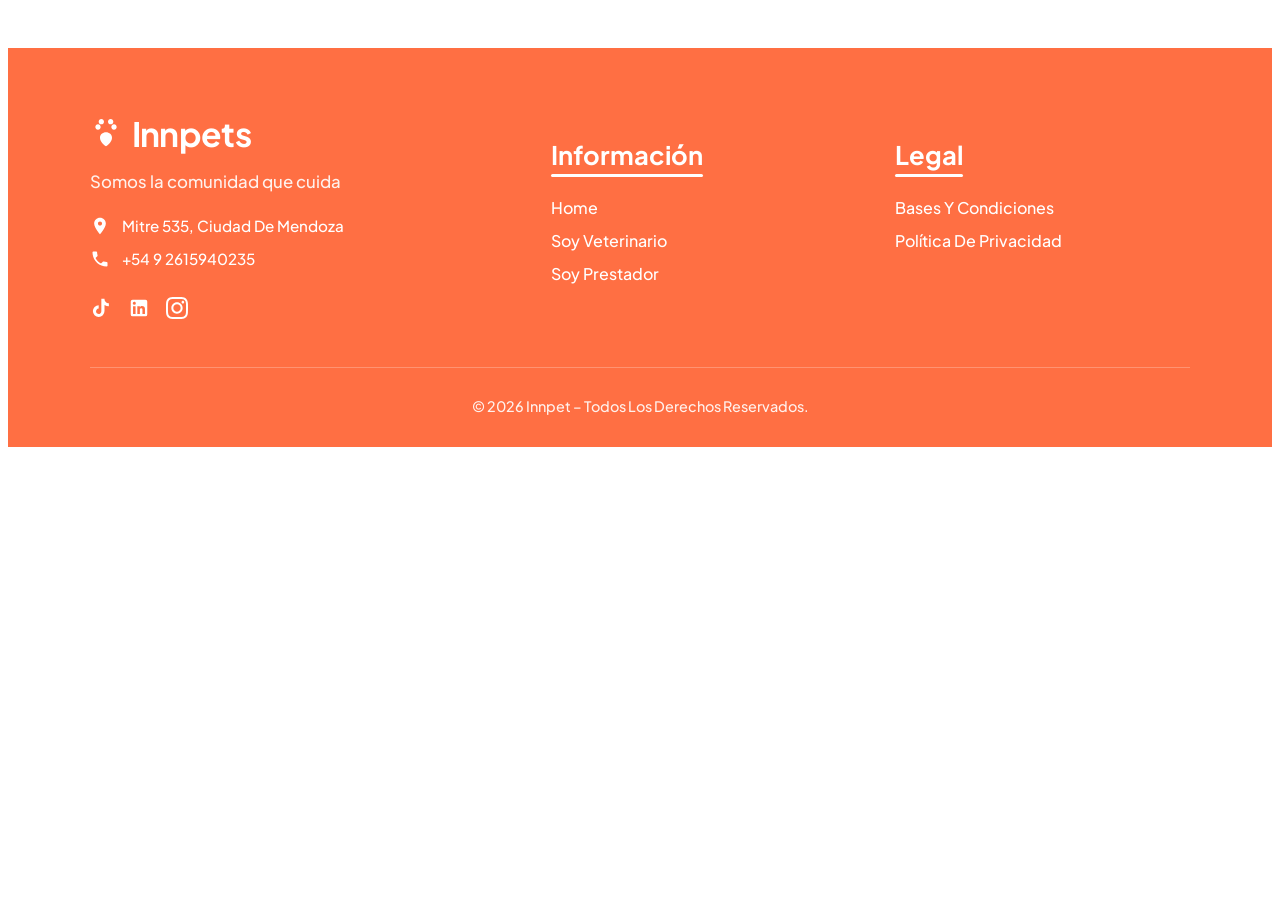
<file: footer.html>
<!DOCTYPE html>
<html lang="es">
<head>
    <meta charset="UTF-8">
    <meta name="viewport" content="width=device-width, initial-scale=1.0">
    <title>Innpets - Footer</title>
    <link href="https://fonts.googleapis.com/css2?family=Plus+Jakarta+Sans:wght@400;500;600;700&display=swap" rel="stylesheet">
    <link rel="stylesheet" href="footer.css">
</head>
<body>

    <footer id="footer-container" class="site-footer">
        <!-- Renderizado dinámico vía JS -->
    </footer>

    <script src="footer.js"></script>
</body>
</html>
</file>
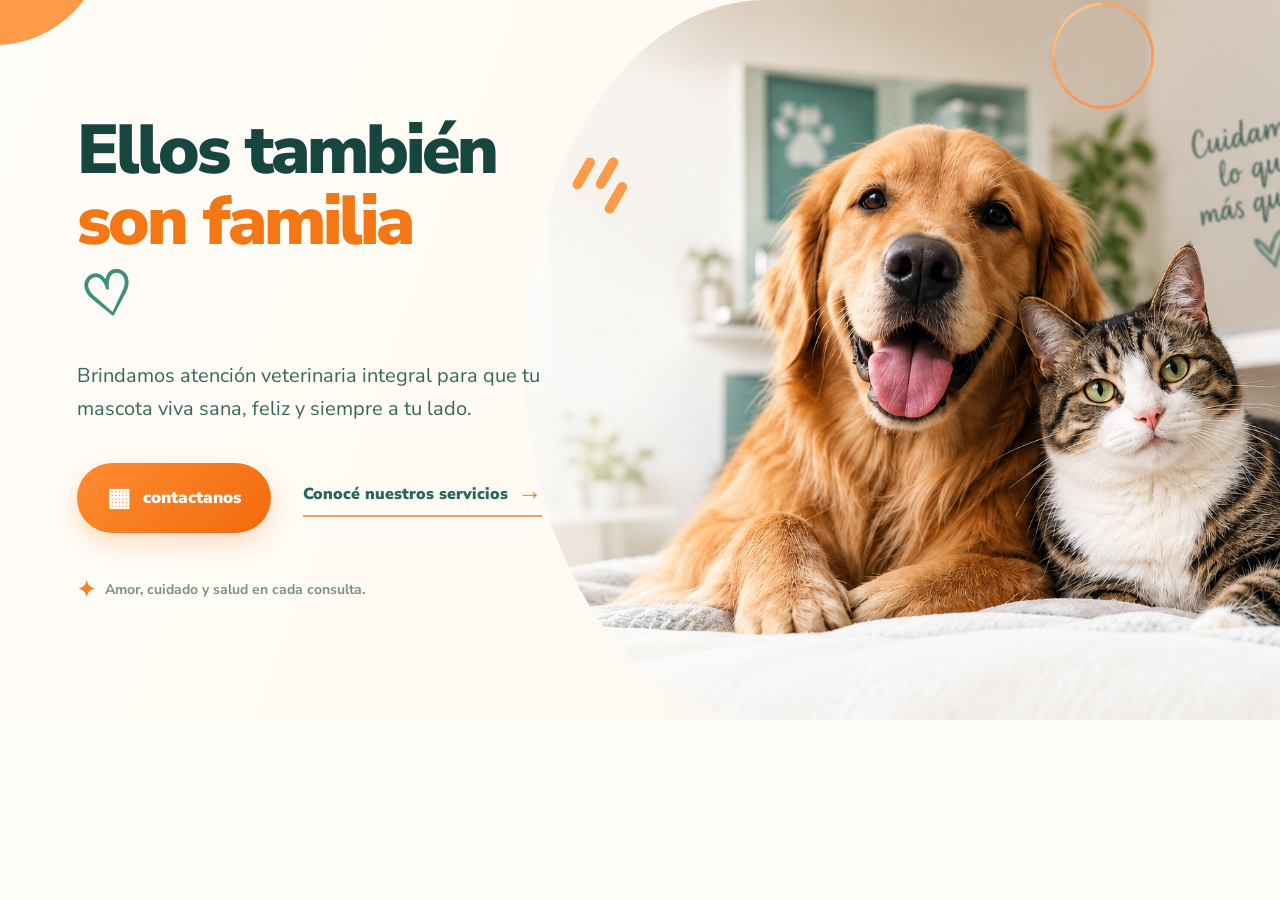
<file: home.html>
<!DOCTYPE html>
<html lang="es">

<head>
    <meta charset="UTF-8">
    <meta name="viewport" content="width=device-width, initial-scale=1.0">

    <title>InnPet | Salud y bienestar animal</title>

    <link rel="stylesheet" href="home.css">

    <link rel="preconnect" href="https://fonts.googleapis.com">
    <link rel="preconnect" href="https://fonts.gstatic.com" crossorigin>

    <link href="https://fonts.googleapis.com/css2?family=Nunito+Sans:wght@400;500;600;700;800;900&display=swap" rel="stylesheet">
</head>

<body>

    <!-- HERO PRINCIPAL -->
    <section class="hero">

        <!-- DECORACIONES -->
        <div class="decoration orange-top"></div>
        <div class="decoration green-top"></div>

        <!-- CONTENIDO -->
        <div class="hero-content">


            <!-- TÍTULO -->
            <h1>
                Ellos también
                <span class="orange-text">son familia</span>
                <span class="heart">♡</span>
            </h1>

            <!-- DESCRIPCIÓN -->
            <p class="hero-description">
                Brindamos atención veterinaria integral
                para que tu mascota viva sana, feliz
                y siempre a tu lado.
            </p>

            <!-- BOTONES -->
            <div class="hero-buttons">

                <a href="#turnos" class="btn-primary">
                    <span class="calendar-icon">▦</span>
                    contactanos 
                </a>

                <a href="#servicios" class="btn-secondary">
                    Conocé nuestros servicios
                    <span>→</span>
                </a>

            </div>

            <!-- TEXTO INFERIOR -->
            <div class="hero-trust">
                <span>✦</span>
                Amor, cuidado y salud en cada consulta.
            </div>

        </div>

        <!-- IMAGEN DE LAS MASCOTAS -->
        <div class="hero-image">

            <img src="imageninnpet.png" alt="Perro y gato de InnPet">

            <div class="image-overlay"></div>

        </div>

        <!-- DETALLES DECORATIVOS -->
        <div class="small-lines">
            <span></span>
            <span></span>
            <span></span>
        </div>

    </section>

</body>
</html>
</file>
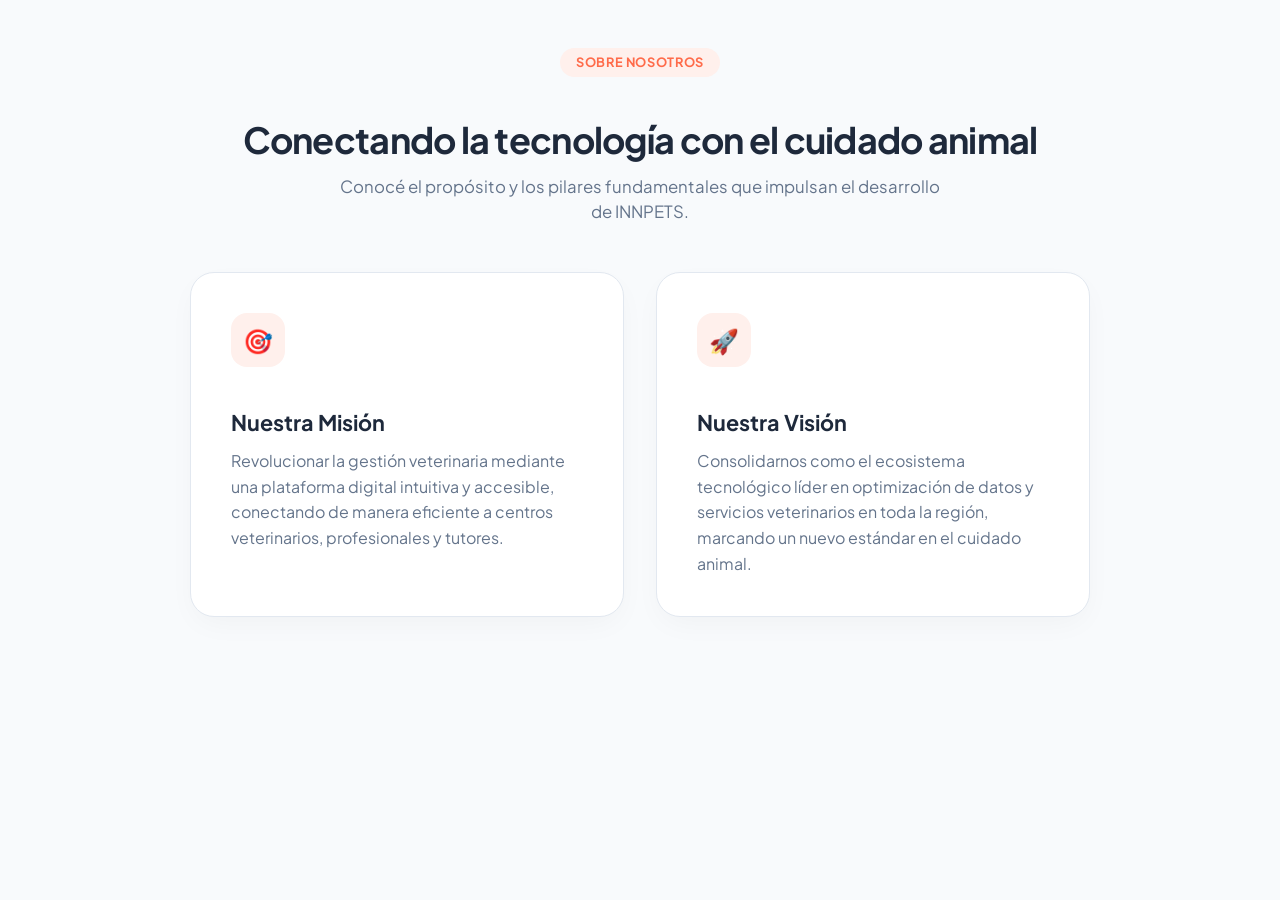
<file: quienes.html>
<!DOCTYPE html>
<html lang="es">
<head>
    <meta charset="UTF-8">
    <meta name="viewport" content="width=device-width, initial-scale=1.0">
    <title>Innpets - Quiénes Somos</title>
    <link href="https://fonts.googleapis.com/css2?family=Plus+Jakarta+Sans:wght@400;500;600;700&display=swap" rel="stylesheet">
    <link rel="stylesheet" href="quienes.css">
</head>
<body>

    <main class="quienes-container">
        <header class="quienes-header">
            <span class="badge-brand">Sobre Nosotros</span>
            <h1>Conectando la tecnología con el cuidado animal</h1>
            <p>Conocé el propósito y los pilares fundamentales que impulsan el desarrollo de INNPETS.</p>
        </header>

        <div id="contenedor-quienes" class="quienes-grid">
            <!-- Renderizado dinámico vía JS -->
        </div>
    </main>

    <script src="quienes.js"></script>
</body>
</html>
</file>
<file: footer.css>
:root {
    --brand-orange: #ff6f43;
    --brand-orange-dark: #e05a30;
    --text-white: #ffffff;
    --text-soft: rgba(255, 255, 255, 0.9);
    --border-soft: rgba(255, 255, 255, 0.25);
}

.site-footer {
    background-color: var(--brand-orange);
    color: var(--text-white);
    font-family: 'Plus Jakarta Sans', sans-serif;
    padding: 4rem 1.5rem 2rem 1.5rem;
    margin-top: 3rem;
}

.footer-wrapper {
    max-width: 1100px;
    margin: 0 auto;
}

.footer-grid {
    display: grid;
    grid-template-columns: 1.4fr 1fr 1fr;
    gap: 3rem;
    padding-bottom: 3rem;
    border-bottom: 1px solid var(--border-soft);
}

/* Columna Marca */
.brand-header {
    display: flex;
    align-items: center;
    gap: 0.6rem;
    margin-bottom: 0.75rem;
}

.brand-header h2 {
    font-size: 2.1rem;
    font-weight: 700;
    letter-spacing: -0.02em;
    margin: 0;
}

.brand-slogan {
    font-size: 1.05rem;
    font-weight: 500;
    margin-bottom: 1.5rem;
    color: var(--text-soft);
}

.contact-info {
    display: flex;
    flex-direction: column;
    gap: 0.8rem;
    margin-bottom: 1.8rem;
}

.contact-item {
    display: flex;
    align-items: center;
    gap: 0.75rem;
    font-size: 0.95rem;
    font-weight: 500;
}

.contact-item svg {
    flex-shrink: 0;
}

.social-links {
    display: flex;
    gap: 1rem;
}

.social-links a {
    color: var(--text-white);
    display: flex;
    align-items: center;
    justify-content: center;
    transition: transform 0.2s ease, opacity 0.2s ease;
}

.social-links a:hover {
    opacity: 0.8;
    transform: translateY(-3px);
}

/* Títulos con subrayado decorativo blanco como en la captura */
.col-title {
    font-size: 1.6rem;
    font-weight: 700;
    margin-bottom: 1.25rem;
    display: inline-block;
    position: relative;
    padding-bottom: 0.4rem;
}

.col-title::after {
    content: '';
    position: absolute;
    left: 0;
    bottom: 0;
    width: 100%;
    height: 3px;
    background-color: var(--text-white);
    border-radius: 2px;
}

.col-links {
    list-style: none;
    padding: 0;
    margin: 0;
    display: flex;
    flex-direction: column;
    gap: 0.75rem;
}

.col-links li a {
    color: var(--text-white);
    text-decoration: none;
    font-size: 1rem;
    font-weight: 500;
    transition: opacity 0.2s ease, transform 0.2s ease;
    display: inline-block;
}

.col-links li a:hover {
    opacity: 0.8;
    transform: translateX(4px);
}

/* Copyright Inferior */
.footer-bottom {
    padding-top: 1.8rem;
    text-align: center;
}

.footer-bottom p {
    font-size: 0.9rem;
    font-weight: 500;
    color: var(--text-soft);
    margin: 0;
}

/* Responsive */
@media (max-width: 850px) {
    .footer-grid {
        grid-template-columns: 1fr;
        gap: 2.5rem;
    }
}
</file>
<file: home.css>
/* ==========================
   CONFIGURACIÓN GENERAL
========================== */

* {
    margin: 0;
    padding: 0;
    box-sizing: border-box;
}

html {
    scroll-behavior: smooth;
}

body {
    font-family: 'Nunito Sans', sans-serif;
    background: #fffdf9;
    overflow-x: hidden;
}


/* ==========================
   HERO PRINCIPAL
========================== */

.hero {
    position: relative;
    min-height: 720px;
    width: 100%;

    display: flex;
    align-items: center;

    overflow: hidden;

    background: linear-gradient(
        110deg,
        #fffdf9 0%,
        #fffaf3 48%,
        #f7f5ed 100%
    );
}


/* ==========================
   CONTENIDO DE TEXTO
========================== */

.hero-content {
    position: relative;
    z-index: 5;

    width: 50%;

    padding-left: 6%;
    padding-right: 2%;

    display: flex;
    flex-direction: column;
    align-items: flex-start;
}


/* ==========================
   HUELLITAS SUPERIORES
========================== */

.hero-tag {
    display: flex;
    align-items: center;
    gap: 12px;

    background: #fff0e2;

    padding: 12px 22px;
    border-radius: 50px;

    margin-bottom: 27px;
}

.paw-top {
    font-size: 25px;
    color: #f47716;
}


/* ==========================
   TÍTULO
========================== */

.hero h1 {
    position: relative;

    font-size: clamp(48px, 5.4vw, 79px);
    line-height: 1.03;

    font-weight: 900;
    letter-spacing: -3px;

    color: #17463f;

    max-width: 650px;
}

.orange-text {
    display: block;
    color: #f47716;
}

.heart {
    display: inline-block;

    color: #408d7b;
    font-size: 0.85em;

    transform: rotate(-12deg);
    margin-left: 5px;
}


/* ==========================
   DESCRIPCIÓN
========================== */

.hero-description {
    max-width: 480px;

    color: #38665f;

    font-size: 20px;
    line-height: 1.65;

    margin-top: 30px;
    margin-bottom: 38px;
}


/* ==========================
   BOTONES
========================== */

.hero-buttons {
    display: flex;
    align-items: center;
    gap: 32px;
    flex-wrap: wrap;
}


/* BOTÓN PRINCIPAL */

.btn-primary {
    display: inline-flex;
    align-items: center;
    justify-content: center;
    gap: 12px;

    background: linear-gradient(
        135deg,
        #ff8b32,
        #f16b0b
    );

    color: white;

    padding: 18px 30px;
    border-radius: 50px;

    text-decoration: none;

    font-size: 17px;
    font-weight: 900;

    box-shadow: 0 9px 25px rgba(241, 107, 11, 0.22);

    transition: all 0.3s ease;
}

.btn-primary:hover {
    transform: translateY(-5px);

    box-shadow: 0 13px 30px rgba(241, 107, 11, 0.35);

    background: #e9680b;
}

.calendar-icon {
    font-size: 25px;
}


/* BOTÓN SECUNDARIO */

.btn-secondary {
    display: inline-flex;
    align-items: center;
    gap: 10px;

    color: #24685c;

    font-size: 16px;
    font-weight: 900;

    text-decoration: none;

    border-bottom: 2px solid #e9a16d;

    padding-bottom: 5px;

    transition: 0.3s;
}

.btn-secondary span {
    color: #f47716;
    font-size: 24px;
}

.btn-secondary:hover {
    color: #f47716;
}


/* ==========================
   TEXTO INFERIOR
========================== */

.hero-trust {
    display: flex;
    align-items: center;
    gap: 10px;

    color: #78918a;

    font-size: 14px;
    font-weight: 700;

    margin-top: 42px;
}

.hero-trust span {
    color: #f58228;
    font-size: 22px;
}


/* ==========================
   IMAGEN
========================== */

.hero-image {
    position: absolute;

    top: 0;
    right: 0;

    width: 59%;
    height: 100%;

    overflow: hidden;

    z-index: 2;

    border-radius: 35% 0 0 35% / 55% 0 0 55%;
}

.hero-image img {
    width: 100%;
    height: 100%;

    object-fit: cover;

    /* Permite mostrar mejor ambas mascotas */
    object-position: 75% center;

    display: block;

    transition: transform 0.7s ease;
}

.hero-image:hover img {
    transform: scale(1.025);
}


/* DEGRADADO DE LA IMAGEN */

.image-overlay {
    position: absolute;
    inset: 0;

    background: linear-gradient(
        90deg,
        rgba(255, 253, 249, 0.3),
        transparent 30%
    );

    pointer-events: none;
}


/* ==========================
   DECORACIONES SUPERIORES
========================== */

.decoration {
    position: absolute;
    pointer-events: none;
    z-index: 1;
}


/* NARANJA SUPERIOR */

.orange-top {
    width: 220px;
    height: 220px;

    background: #ff9b48;

    top: -175px;
    left: -115px;

    border-radius: 50%;
}


/* VERDE SUPERIOR */

.green-top {
    width: 130px;
    height: 130px;

    border: 8px solid #4a9381;

    top: -85px;
    right: 12%;

    border-radius: 50%;
}


/* ==========================
   LÍNEAS DECORATIVAS
========================== */

.small-lines {
    position: absolute;

    z-index: 4;

    top: 23%;
    left: 45%;

    display: flex;
    gap: 10px;

    transform: rotate(30deg);
}

.small-lines span {
    width: 10px;
    height: 35px;

    border-radius: 20px;

    background: #ff9b48;
}

.small-lines span:nth-child(2) {
    transform: translateY(-12px);
}

.small-lines span:nth-child(3) {
    transform: translateY(5px);
}


/* ==========================
   RESPONSIVE TABLETS
========================== */

@media (max-width: 1050px) {

    .hero {
        min-height: 650px;
    }

    .hero-content {
        width: 53%;
        padding-left: 5%;
    }

    .hero-image {
        width: 55%;
    }

    .hero h1 {
        font-size: 53px;
    }

    .hero-description {
        font-size: 17px;
    }

    .hero-buttons {
        gap: 20px;
    }

    .btn-primary {
        padding: 15px 22px;
        font-size: 15px;
    }

}


/* ==========================
   RESPONSIVE CELULARES
========================== */

@media (max-width: 700px) {

    .hero {
        min-height: auto;

        display: flex;
        flex-direction: column;

        padding-top: 55px;
    }

    .hero-content {
        width: 100%;

        padding: 0 7%;

        align-items: flex-start;
    }

    .hero-tag {
        padding: 10px 16px;
        gap: 8px;
        margin-bottom: 22px;
    }

    .paw-top {
        font-size: 22px;
    }

    .hero h1 {
        font-size: clamp(42px, 10vw, 58px);
        letter-spacing: -2px;
    }

    .hero-description {
        font-size: 16px;

        margin-top: 22px;
        margin-bottom: 28px;
    }

    .hero-buttons {
        flex-direction: column;
        align-items: flex-start;
        gap: 22px;
    }

    .btn-primary {
        padding: 16px 25px;
    }

    .hero-trust {
        margin-top: 30px;
        font-size: 12px;
    }

    .hero-image {
        position: relative;

        width: 100%;
        height: 380px;

        margin-top: 40px;

        border-radius: 90px 90px 0 0;
    }

    .hero-image img {
        object-position: 75% center;
    }

    .image-overlay {
        background: linear-gradient(
            180deg,
            rgba(255, 253, 249, 0.1),
            transparent 25%
        );
    }

    .small-lines {
        display: none;
    }

    .green-top {
        width: 80px;
        height: 80px;

        right: 5%;
    }

}


/* ==========================
   CELULARES PEQUEÑOS
========================== */

@media (max-width: 380px) {

    .hero h1 {
        font-size: 38px;
    }

    .hero-description {
        font-size: 15px;
    }

    .hero-image {
        height: 300px;
    }

}
</file>
<file: quienes.css>
:root {
    --primary: #ff6b4a;
    --primary-light: #fff0ec;
    --text-main: #1e293b;
    --text-muted: #64748b;
    --bg-main: #f8fafc;
    --card-bg: #ffffff;
    --border-color: #e2e8f0;
    --radius-lg: 24px;
    --radius-md: 16px;
    --shadow-subtle: 0 10px 30px -5px rgba(0, 0, 0, 0.04);
}

body {
    font-family: 'Plus Jakarta Sans', sans-serif;
    background-color: var(--bg-main);
    color: var(--text-main);
    margin: 0;
    padding: 3rem 1.5rem;
    display: flex;
    justify-content: center;
}

.quienes-container {
    max-width: 900px;
    width: 100%;
}

.quienes-header {
    text-align: center;
    margin-bottom: 3rem;
}

.badge-brand {
    background-color: var(--primary-light);
    color: var(--primary);
    font-size: 0.8rem;
    font-weight: 700;
    padding: 0.4rem 1rem;
    border-radius: 50px;
    text-transform: uppercase;
    letter-spacing: 0.05em;
    display: inline-block;
    margin-bottom: 1rem;
}

.quienes-header h1 {
    font-size: 2.25rem;
    font-weight: 700;
    color: var(--text-main);
    margin-bottom: 0.75rem;
    letter-spacing: -0.02em;
}

.quienes-header p {
    font-size: 1.05rem;
    color: var(--text-muted);
    max-width: 600px;
    margin: 0 auto;
    line-height: 1.5;
}

.quienes-grid {
    display: grid;
    grid-template-columns: repeat(auto-fit, minmax(360px, 1fr));
    gap: 2rem;
}

.card-mv {
    background: var(--card-bg);
    border: 1px solid var(--border-color);
    border-radius: var(--radius-lg);
    padding: 2.5rem;
    box-shadow: var(--shadow-subtle);
    display: flex;
    flex-direction: column;
    gap: 1.5rem;
    transition: transform 0.25s ease, box-shadow 0.25s ease, border-color 0.25s ease;
}

.card-mv:hover {
    transform: translateY(-4px);
    box-shadow: 0 20px 40px -10px rgba(255, 107, 74, 0.08);
    border-color: rgba(255, 107, 74, 0.3);
}

.card-icon {
    width: 54px;
    height: 54px;
    background: var(--primary-light);
    border-radius: var(--radius-md);
    display: flex;
    align-items: center;
    justify-content: center;
    font-size: 1.5rem;
}

.card-content h2 {
    font-size: 1.35rem;
    font-weight: 700;
    color: var(--text-main);
    margin-bottom: 0.75rem;
}

.card-content p {
    font-size: 1rem;
    color: var(--text-muted);
    line-height: 1.6;
    margin: 0;
}

@media (max-width: 768px) {
    .quienes-grid {
        grid-template-columns: 1fr;
    }
    .quienes-header h1 {
        font-size: 1.8rem;
    }
}
</file>
